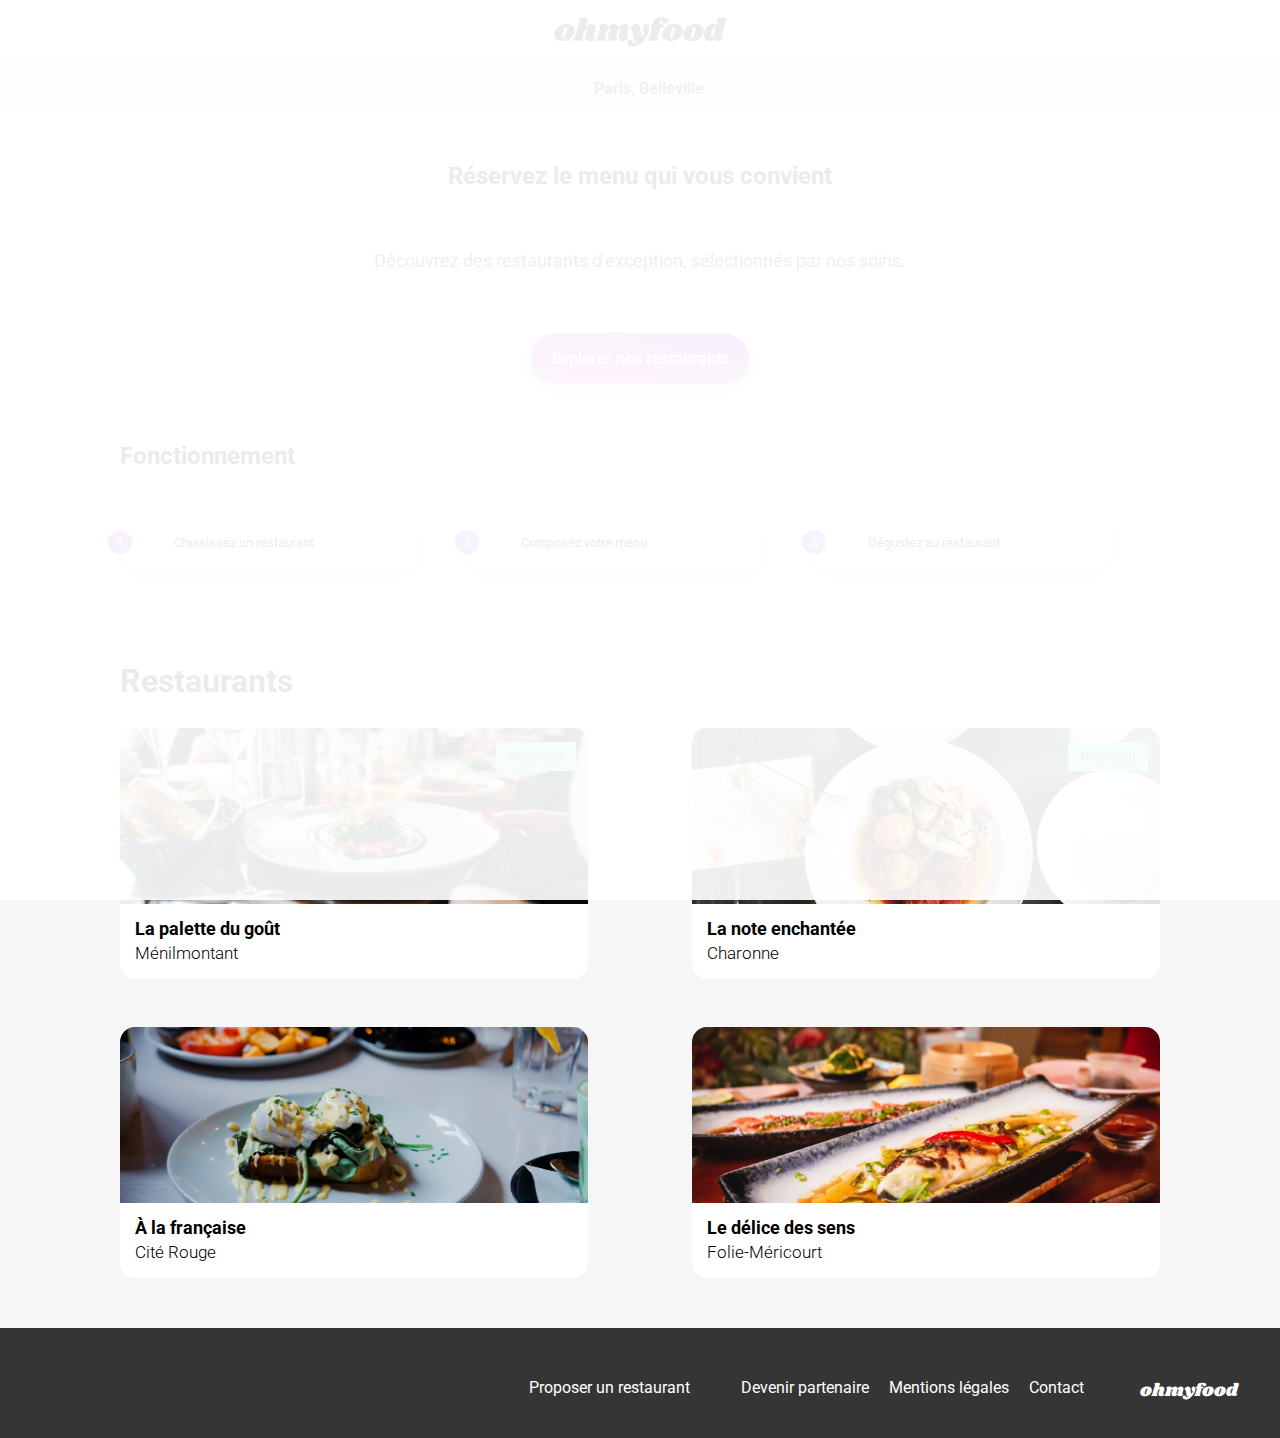
<file: index.html>
<!DOCTYPE html>
<html lang="fr">
  <head>
    <meta charset="UTF-8">
    <meta name="viewport" content="width=device-width, initial-scale=1.0">
    <link rel="stylesheet" href="style/style.css">
    <link rel="stylesheet" href="style/animation.css">
    <link rel="preconnect" href="https://fonts.googleapis.com">
    <link rel="preconnect" href="https://fonts.gstatic.com" crossorigin>
    <link
      href="https://fonts.googleapis.com/css2?family=Roboto:ital,wght@0,100;0,300;0,400;0,500;0,700;0,900;1,100;1,300;1,400;1,500;1,700;1,900&family=Shrikhand&display=swap"
      rel="stylesheet">
    <link
      rel="stylesheet"
      href="https://cdnjs.cloudflare.com/ajax/libs/font-awesome/6.2.1/css/all.min.css"
      integrity="sha512-MV7K8+y+gLIBoVD59lQIYicR65iaqukzvf/nwasF0nqhPay5w/9lJmVM2hMDcnK1OnMGCdVK+iQrJ7lzPJQd1w=="
      crossorigin="anonymous"
      referrerpolicy="no-referrer">
    <title>Ohmyfood</title>
  </head>
  <body class="homepage_body">
    <header class="header">
      <nav class="navbar">
        <img
          class="nav__logo"
          src="ImagesettextesOhmyfood-2/images/logo/ohmyfood@2x.svg"
          alt="logo_ohmyfood">
      </nav>
    </header>
    <div class="loader__container">
      <i class="fa-solid fa-2xl fa-utensils fa-spin loader__icon"></i>
    </div>
    <div class="location">
      <a href="#"><i class="fa-solid fa-location-dot"></i>Paris, Belleville</a>
    </div>
    <section class="discover">
      <h2 class="discover__title">Réservez le menu qui vous convient</h2>
      <p class="discover__p">
        Découvrez des restaurants d’exception, sélectionnés par nos soins.
      </p>
      <a href="#restaurant_id" class="discover__btn">Explorer nos restaurants</a>
    </section>
    <section class="functioning">
      <h2 class="functioning__title">Fonctionnement</h2>
      <br>
      <div class="card__container">
        <div class="functioning__card">
          <p class="functioning__card--number">1</p>
          <i
            class="fa-solid fa-mobile-screen-button functioning__card--icon"
          ></i>
          <p class="functioning__card--p">Choisissez un restaurant</p>
        </div>
        <div class="functioning__card">
          <p class="functioning__card--number">2</p>
          <i class="fa-solid fa-list-ul functioning__card--icon"></i>
          <p class="functioning__card--p">Composez votre menu</p>
        </div>
        <div class="functioning__card">
          <p class="functioning__card--number">3</p>
          <i class="fa-solid fa-store functioning__card--icon"></i>
          <p class="functioning__card--p">Dégustez au restaurant</p>
        </div>
      </div>
    </section>
    <section id="restaurant_id" class="restaurants">
      <h1>Restaurants</h1>
      <div class="restaurants__card--container">
        <a href="paletteDuGout.html">
          <div class="restaurants__card">
            <img
              class="restaurants__card--img"
              src="ImagesettextesOhmyfood-2/images/restaurants/jay-wennington-N_Y88TWmGwA-unsplash.jpg"
              alt="restaurant palette du gout">
            <div class="restaurants__card--lowersection">
              <div class="restaurants__card--text">
                <p class="restaurants__card--name">La palette du goût</p>
                <p class="restaurants__card--location">Ménilmontant</p>
              </div>
              <div class="restaurants__card--like like__container">
                <i class="fa-regular fa-heart fa-xl empty-heart"></i>
                <i class="fa-solid fa-heart fa-xl full-heart"></i>
              </div>
            </div>
            <p class="restaurants__card--alert">Nouveau</p>
          </div>
        </a>
        <a href="laNoteEnchantée.html">
          <div class="restaurants__card">
            <img
              class="restaurants__card--img"
              src="ImagesettextesOhmyfood-2/images/restaurants/stil-u2Lp8tXIcjw-unsplash.jpg"
              alt="restaurant note enchnatée">
            <div class="restaurants__card--lowersection">
              <div class="restaurants__card--text">
                <p class="restaurants__card--name">La note enchantée</p>
                <p class="restaurants__card--location">Charonne</p>
              </div>
              <div class="restaurants__card--like like__container">
                <i class="fa-regular fa-heart fa-xl empty-heart"></i>
                <i class="fa-solid fa-heart fa-xl full-heart"></i>
              </div>
            </div>
            <p class="restaurants__card--alert">Nouveau</p>
          </div>
        </a>
        <a href="aLaFrancaise.html">
          <div class="restaurants__card">
            <img
              class="restaurants__card--img"
              src="ImagesettextesOhmyfood-2/images/restaurants/toa-heftiba-DQKerTsQwi0-unsplash.jpg"
              alt="restaurant à la française">
            <div class="restaurants__card--lowersection">
              <div class="restaurants__card--text">
                <p class="restaurants__card--name">À la française</p>
                <p class="restaurants__card--location">Cité Rouge</p>
              </div>
              <div class="restaurants__card--like like__container">
                <i class="fa-regular fa-heart fa-xl empty-heart"></i>
                <i class="fa-solid fa-heart fa-xl full-heart"></i>
              </div>
            </div>
          </div>
        </a>
        <a href="leDeliceDesSens.html">
          <div class="restaurants__card">
            <img
              class="restaurants__card--img"
              src="ImagesettextesOhmyfood-2/images/restaurants/louis-hansel-shotsoflouis-qNBGVyOCY8Q-unsplash.jpg"
              alt="restaurant delice du sens">
            <div class="restaurants__card--lowersection">
              <div class="restaurants__card--text">
                <p class="restaurants__card--name">Le délice des sens</p>
                <p class="restaurants__card--location">Folie-Méricourt</p>
              </div>
              <div class="restaurants__card--like like__container">
                <i class="fa-regular fa-heart fa-xl empty-heart"></i>
                <i class="fa-solid fa-heart fa-xl full-heart"></i>
              </div>
            </div>
          </div>
        </a>
      </div>
    </section>
    <footer class="footer">
      <a class="footer__logo" href="#"> ohmyfood </a>
      <div>
        <a class="footer__link" href="#"
          ><i class="fa-solid fa-utensils" style="color: #ffffff"></i>Proposer
          un restaurant</a
        >
        <a class="footer__link" href="#"
          ><i class="fa-solid fa-handshake-angle" style="color: #ffffff"></i
          >Devenir partenaire</a
        >
        <a class="footer__link" href="#">Mentions légales</a>
        <a class="footer__link" href="mailto:contact@ohmyfood.com">Contact</a>
      </div>
    </footer>
  </body>
</html>
</file>
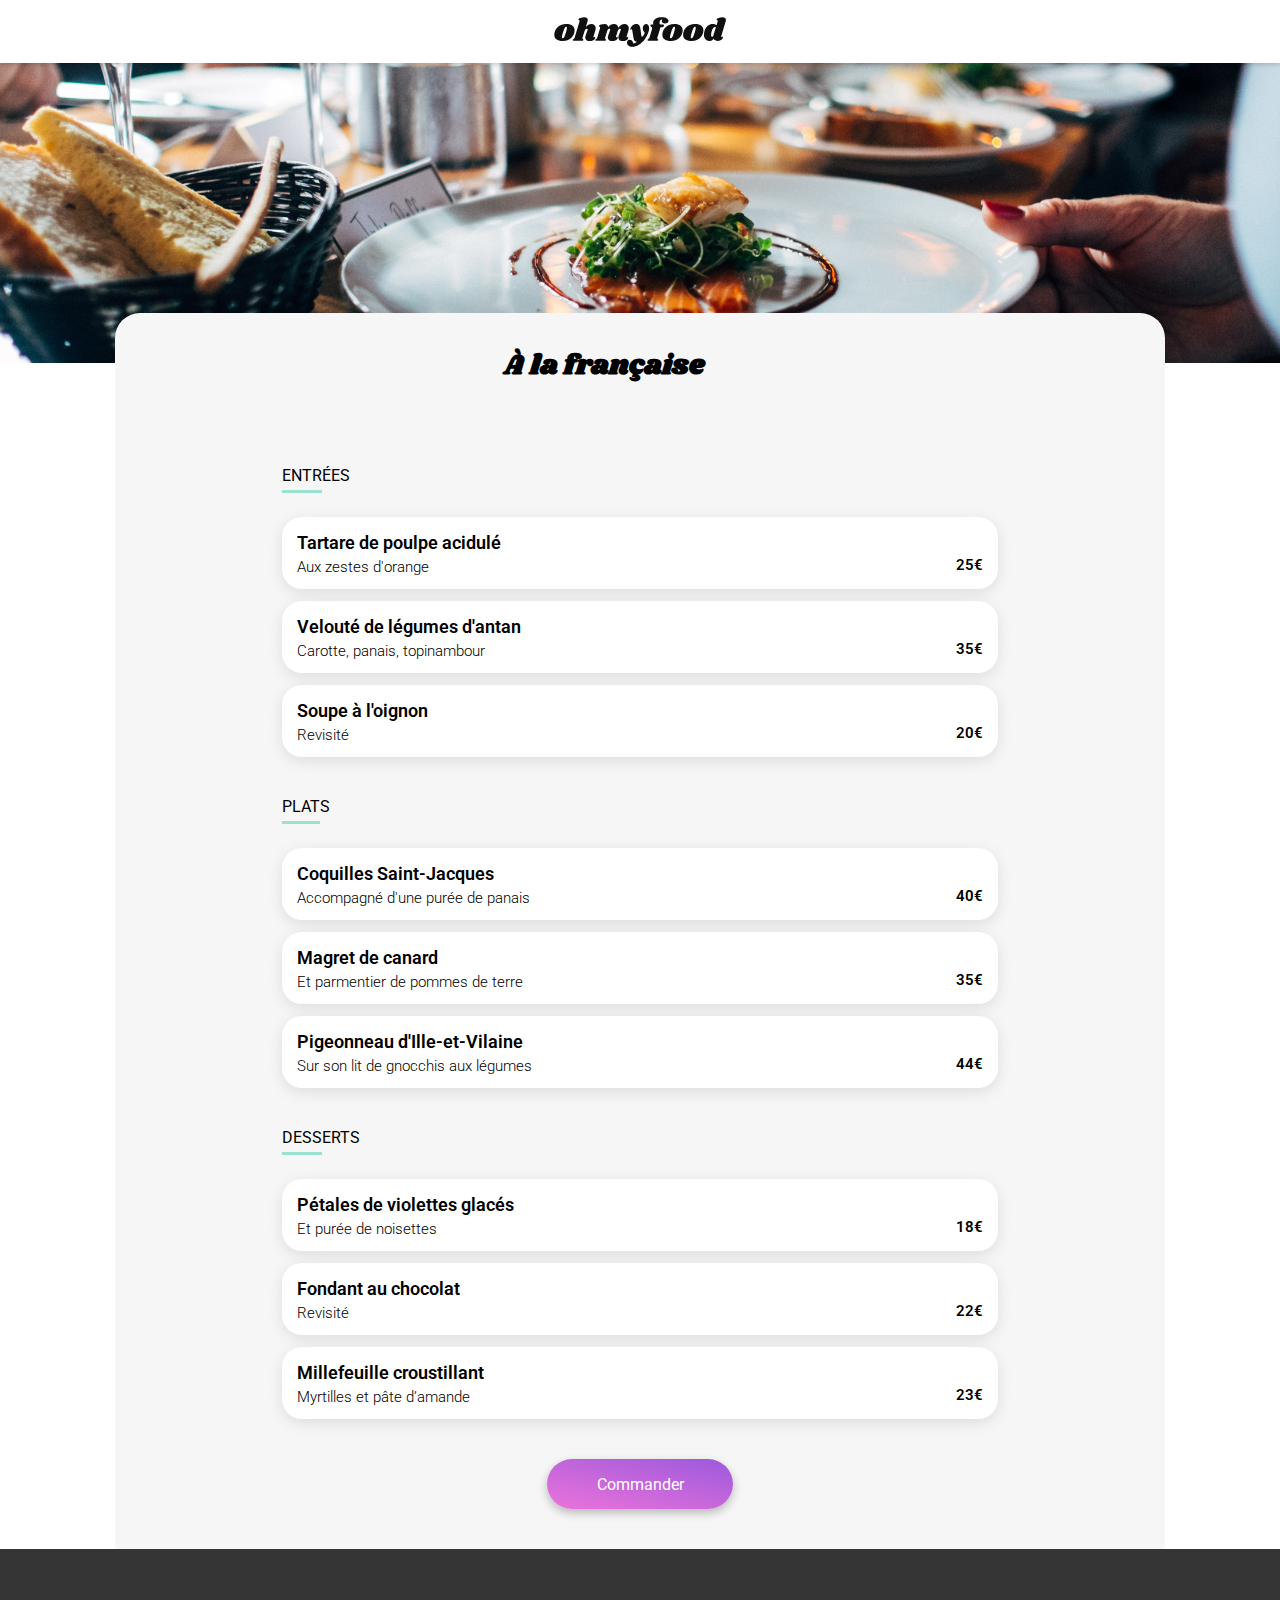
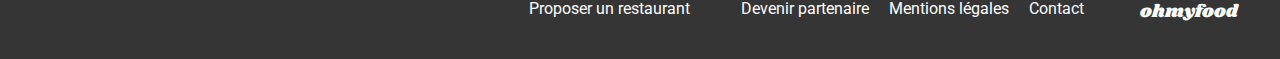
<file: aLaFrancaise.html>
<!DOCTYPE html>
<html lang="fr">
  <head>
    <meta charset="UTF-8">
    <meta name="viewport" content="width=device-width, initial-scale=1.0">
    <link rel="stylesheet" href="style/style.css">
    <link rel="stylesheet" href="style/animation.css">
    <link rel="preconnect" href="https://fonts.googleapis.com">
    <link rel="preconnect" href="https://fonts.gstatic.com" crossorigin>
    <link
      href="https://fonts.googleapis.com/css2?family=Roboto:ital,wght@0,100;0,300;0,400;0,500;0,700;0,900;1,100;1,300;1,400;1,500;1,700;1,900&family=Shrikhand&display=swap"
      rel="stylesheet">
    <link
      rel="stylesheet"
      href="https://cdnjs.cloudflare.com/ajax/libs/font-awesome/6.2.1/css/all.min.css"
      integrity="sha512-MV7K8+y+gLIBoVD59lQIYicR65iaqukzvf/nwasF0nqhPay5w/9lJmVM2hMDcnK1OnMGCdVK+iQrJ7lzPJQd1w=="
      crossorigin="anonymous"
      referrerpolicy="no-referrer">
    <title>Ohmyfood</title>
  </head>
  <body>
    <header class="header">
      <nav class="navbar">
        <a class="navbar__link" href="index.html">
          <i class="fa-solid fa-arrow-left nav__arrow"></i>
        </a>
        <img
          class="nav__logo"
          src="ImagesettextesOhmyfood-2/images/logo/ohmyfood@2x.svg"
          alt="logo_ohmyfood">
      </nav>
    </header>
    <div class="background">
      <img
        class="background__image"
        src="ImagesettextesOhmyfood-2/images/restaurants/jay-wennington-N_Y88TWmGwA-unsplash.jpg"
        alt="restaurant à la française">
    </div>
    <section class="menu">
      <div class="menu__header">
        <h1 class="menu__title">À la française</h1>
        <div class="menu__like like__container">
          <i class="fa-regular fa-heart empty-heart"></i>
          <i class="fa-solid fa-heart full-heart"></i>
        </div>
      </div>
      <div class="menu__list">
        <div class="menu__list--dishes starters">
          <div>
            <p class="menu__list--type"><span>ENTR</span>ÉES</p>
          </div>

          <article class="card__container">
            <div class="menu__list--card">
              <div>
                <h2 class="card__title">Tartare de poulpe acidulé</h2>
                <p class="card__description">Aux zestes d'orange</p>
              </div>
              <div class="card__rightside">
                <p class="card__price">25€</p>
                <i class="fa-solid fa-circle-check fa-xl check-logo"></i></div>
            </div>
          </article>
          <article class="card__container">
            <div class="menu__list--card">
              <div class="card__leftside">
                <h2 class="card__title">Velouté de légumes d'antan</h2>
                <p class="card__description">Carotte, panais, topinambour</p>
              </div>
              <div class="card__rightside">
                <p class="card__price">35€</p>
                <i class="fa-solid fa-circle-check fa-xl check-logo"></i></div>
            </div>
          </article>
          <article class="card__container">
            <div class="menu__list--card">
              <div class="card__leftside">
                <h2 class="card__title">Soupe à l'oignon</h2>
                <p class="card__description">Revisité</p>
              </div>
              <div class="card__rightside">
                <p class="card__price">20€</p>
                <i class="fa-solid fa-circle-check fa-xl check-logo"></i>
              </div>
            </div>
          </article>
        </div>
        <div class="menu__list--dishes main__course">
          <p class="menu__list--type"><span>PLAT</span>S</p>
          <article class="card__container">
            <div class="menu__list--card">
              <div class="card__leftside">
                <h2 class="card__title">Coquilles Saint-Jacques</h2>
                <p class="card__description">
                  Accompagné d'une purée de panais
                </p>
              </div>
              <div class="card__rightside">
                <p class="card__price">40€</p>
                <i class="fa-solid fa-circle-check fa-xl check-logo"></i>
              </div>
            </div>
          </article>
          
          <article class="card__container">
            <div class="menu__list--card">
              <div class="card__leftside">
                <h2 class="card__title">Magret de canard</h2>
                <p class="card__description">
                  Et parmentier de pommes de terre
                </p>
              </div>
              <div class="card__rightside">
                <p class="card__price">35€</p>
                <i class="fa-solid fa-circle-check fa-xl check-logo"></i>
              </div>
            </div>
          </article>
          <article class="card__container">
            <div class="menu__list--card">
              <div class="card__leftside">
                <h2 class="card__title">Pigeonneau d'Ille-et-Vilaine</h2>
                <p class="card__description">
                  Sur son lit de gnocchis aux légumes
                </p>
              </div>
              <div class="card__rightside">
                <p class="card__price">44€</p>
                <i class="fa-solid fa-circle-check fa-xl check-logo"></i>
              </div>
            </div>
          </article>
        </div>
        <div class="menu__list--dishes dessert">
          <p class="menu__list--type"><span>DESS</span>ERTS</p>
          <article class="card__container">
            <div class="menu__list--card">
              <div class="card__leftside">
                <h2 class="card__title">Pétales de violettes glacés</h2>
                <p class="card__description">
                  Et purée de noisettes
                </p>
              </div>
              <div class="card__rightside">
                <p class="card__price">18€</p>
                <i class="fa-solid fa-circle-check fa-xl check-logo"></i>
              </div>
            </div>
          </article>
          <article class="card__container">
            <div class="menu__list--card">
              <div class="card__leftside">
                <h2 class="card__title">Fondant au chocolat</h2>
                <p class="card__description">
                  Revisité
                </p>
              </div>
              <div class="card__rightside">
                <p class="card__price">22€</p>
                <i class="fa-solid fa-circle-check fa-xl check-logo"></i>
              </div>
            </div>
          </article>
          <article class="card__container">
            <div class="menu__list--card">
              <div class="card__leftside">
                <h2 class="card__title">Millefeuille croustillant</h2>
                <p class="card__description">
                    Myrtilles et pâte d’amande
                </p>
              </div>
              <div class="card__rightside">
                <p class="card__price">23€</p>
                <i class="fa-solid fa-circle-check fa-xl check-logo"></i>
              </div>
            </div>
          </article>
        </div>
      </div>
      <div class="order">
        <a class="order__button" href="#">Commander</a>
      </div>
    </section>
    <footer class="footer">
      <a class="footer__logo" href="#"> ohmyfood </a>
      <div>
        <a class="footer__link" href="#"
          ><i class="fa-solid fa-utensils" style="color: #ffffff"></i>Proposer
          un restaurant</a
        >
        <a class="footer__link" href="#"
          ><i class="fa-solid fa-handshake-angle" style="color: #ffffff"></i
          >Devenir partenaire</a
        >
        <a class="footer__link" href="#">Mentions légales</a>
        <a class="footer__link" href="mailto:contact@ohmyfood.com">Contact</a>
      </div>
    </footer>
  </body>
</html>
</file>
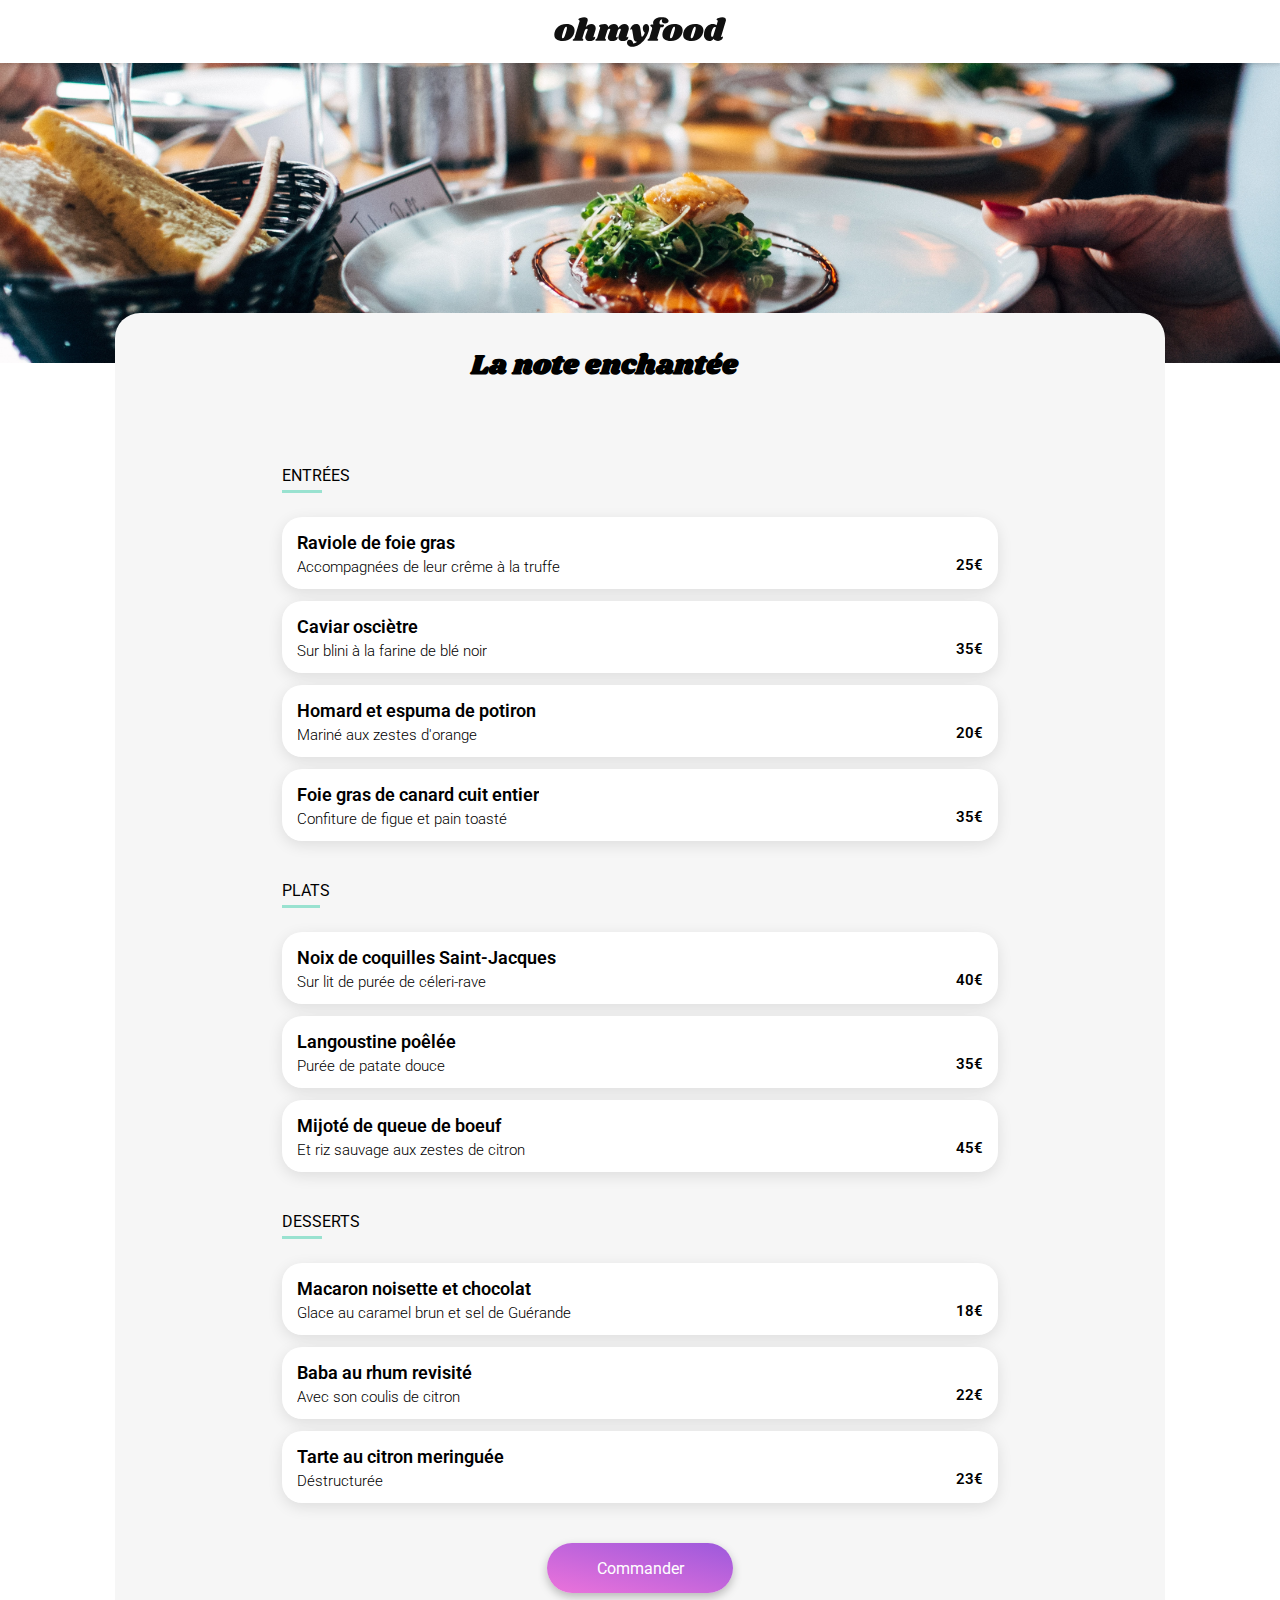
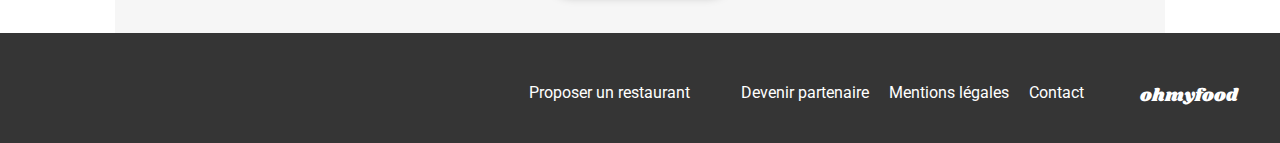
<file: laNoteEnchantée.html>
<!DOCTYPE html>
<html lang="fr">
  <head>
    <meta charset="UTF-8">
    <meta name="viewport" content="width=device-width, initial-scale=1.0">
    <link rel="stylesheet" href="style/style.css">
    <link rel="stylesheet" href="style/animation.css">
    <link rel="preconnect" href="https://fonts.googleapis.com">
    <link rel="preconnect" href="https://fonts.gstatic.com" crossorigin>
    <link
      href="https://fonts.googleapis.com/css2?family=Roboto:ital,wght@0,100;0,300;0,400;0,500;0,700;0,900;1,100;1,300;1,400;1,500;1,700;1,900&family=Shrikhand&display=swap"
      rel="stylesheet">
    <link
      rel="stylesheet"
      href="https://cdnjs.cloudflare.com/ajax/libs/font-awesome/6.2.1/css/all.min.css"
      integrity="sha512-MV7K8+y+gLIBoVD59lQIYicR65iaqukzvf/nwasF0nqhPay5w/9lJmVM2hMDcnK1OnMGCdVK+iQrJ7lzPJQd1w=="
      crossorigin="anonymous"
      referrerpolicy="no-referrer">
    <title>Ohmyfood</title>
  </head>
  <body>
    <header class="header">
      <nav class="navbar">
        <a class="navbar__link" href="index.html">
          <i class="fa-solid fa-arrow-left nav__arrow"></i>
        </a>
        <img
          class="nav__logo"
          src="ImagesettextesOhmyfood-2/images/logo/ohmyfood@2x.svg"
          alt="logo_ohmyfood">
      </nav>
    </header>
    <div class="background">
      <img
        class="background__image"
        src="ImagesettextesOhmyfood-2/images/restaurants/jay-wennington-N_Y88TWmGwA-unsplash.jpg"
        alt="restaurant la note enchantée">
    </div>
    <section class="menu">
      <div class="menu__header">
        <h1 class="menu__title">La note enchantée</h1>
        <div class="menu__like like__container">
          <i class="fa-regular fa-heart empty-heart"></i>
          <i class="fa-solid fa-heart full-heart"></i>
        </div>
      </div>
      <div class="menu__list">
        <div class="menu__list--dishes starters">
          <div>
            <p class="menu__list--type"><span>ENTR</span>ÉES</p>
          </div>

          <article class="card__container">
            <div class="menu__list--card">
              <div class="card__leftside">
                <h2 class="card__title">Raviole de foie gras</h2>
                <p class="card__description">
                  Accompagnées de leur crême à la truffe
                </p>
              </div>
              <div class="card__rightside">
                <p class="card__price">25€</p>
                <i class="fa-solid fa-circle-check fa-xl check-logo"></i>
              </div>
            </div>
          </article>
          <article class="card__container">
            <div class="menu__list--card">
              <div class="card__leftside">
                <h2 class="card__title">Caviar osciètre</h2>
                <p class="card__description">
                  Sur blini à la farine de blé noir
                </p>
              </div>
              <div class="card__rightside">
                <p class="card__price">35€</p>
                <i class="fa-solid fa-circle-check fa-xl check-logo"></i>
              </div>
            </div>
          </article>
          <article class="card__container">
            <div class="menu__list--card">
              <div class="card__leftside">
                <h2 class="card__title">Homard et espuma de potiron</h2>
                <p class="card__description">Mariné aux zestes d'orange</p>
              </div>
              <div class="card__rightside">
                <p class="card__price">20€</p>
                <i class="fa-solid fa-circle-check fa-xl check-logo"></i>
              </div>
            </div>
          </article>
          <article class="card__container">
            <div class="menu__list--card">
              <div class="card__leftside">
                <h2 class="card__title">Foie gras de canard cuit entier</h2>
                <p class="card__description">
                  Confiture de figue et pain toasté
                </p>
              </div>
              <div class="card__rightside">
                <p class="card__price">35€</p>
                <i class="fa-solid fa-circle-check fa-xl check-logo"></i>
              </div>
            </div>
          </article>
        </div>
        <div class="menu__list--dishes main__course">
          <p class="menu__list--type"><span>PLAT</span>S</p>
          <article class="card__container">
            <div class="menu__list--card">
              <div class="card__leftside">
                <h2 class="card__title">Noix de coquilles Saint-Jacques</h2>
                <p class="card__description">Sur lit de purée de céleri-rave</p>
              </div>
              <div class="card__rightside">
                <p class="card__price">40€</p>
                <i class="fa-solid fa-circle-check fa-xl check-logo"></i>
              </div>
            </div>
          </article>

          <article class="card__container">
            <div class="menu__list--card">
              <div class="card__leftside">
                <h2 class="card__title">Langoustine poêlée</h2>
                <p class="card__description">Purée de patate douce</p>
              </div>
              <div class="card__rightside">
                <p class="card__price">35€</p>
                <i class="fa-solid fa-circle-check fa-xl check-logo"></i>
              </div>
            </div>
          </article>
          <article class="card__container">
            <div class="menu__list--card">
              <div class="card__leftside">
                <h2 class="card__title">Mijoté de queue de boeuf</h2>
                <p class="card__description">
                  Et riz sauvage aux zestes de citron
                </p>
              </div>
              <div class="card__rightside">
                <p class="card__price">45€</p>
                <i class="fa-solid fa-circle-check fa-xl check-logo"></i>
              </div>
            </div>
          </article>
        </div>
        <div class="menu__list--dishes dessert">
          <p class="menu__list--type"><span>DESS</span>ERTS</p>
          <article class="card__container">
            <div class="menu__list--card">
              <div class="card__leftside">
                <h2 class="card__title">Macaron noisette et chocolat</h2>
                <p class="card__description">
                  Glace au caramel brun et sel de Guérande
                </p>
              </div>
              <div class="card__rightside">
                <p class="card__price">18€</p>
                <i class="fa-solid fa-circle-check fa-xl check-logo"></i>
              </div>
            </div>
          </article>
          <article class="card__container">
            <div class="menu__list--card">
              <div class="card__leftside">
                <h2 class="card__title">Baba au rhum revisité</h2>
                <p class="card__description">Avec son coulis de citron</p>
              </div>
              <div class="card__rightside">
                <p class="card__price">22€</p>
                <i class="fa-solid fa-circle-check fa-xl check-logo"></i>
              </div>
            </div>
          </article>
          <article class="card__container">
            <div class="menu__list--card">
              <div class="card__leftside">
                <h2 class="card__title">Tarte au citron meringuée</h2>
                <p class="card__description">Déstructurée</p>
              </div>
              <div class="card__rightside">
                <p class="card__price">23€</p>
                <i class="fa-solid fa-circle-check fa-xl check-logo"></i>
              </div>
            </div>
          </article>
        </div>
      </div>
      <div class="order">
        <a class="order__button" href="#">Commander</a>
      </div>
    </section>
    <footer class="footer">
      <a class="footer__logo" href="#"> ohmyfood </a>
      <div>
        <a class="footer__link" href="#"
          ><i class="fa-solid fa-utensils" style="color: #ffffff"></i>Proposer
          un restaurant</a
        >
        <a class="footer__link" href="#"
          ><i class="fa-solid fa-handshake-angle" style="color: #ffffff"></i
          >Devenir partenaire</a
        >
        <a class="footer__link" href="#">Mentions légales</a>
        <a class="footer__link" href="mailto:contact@ohmyfood.com">Contact</a>
      </div>
    </footer>
  </body>
</html>
</file>
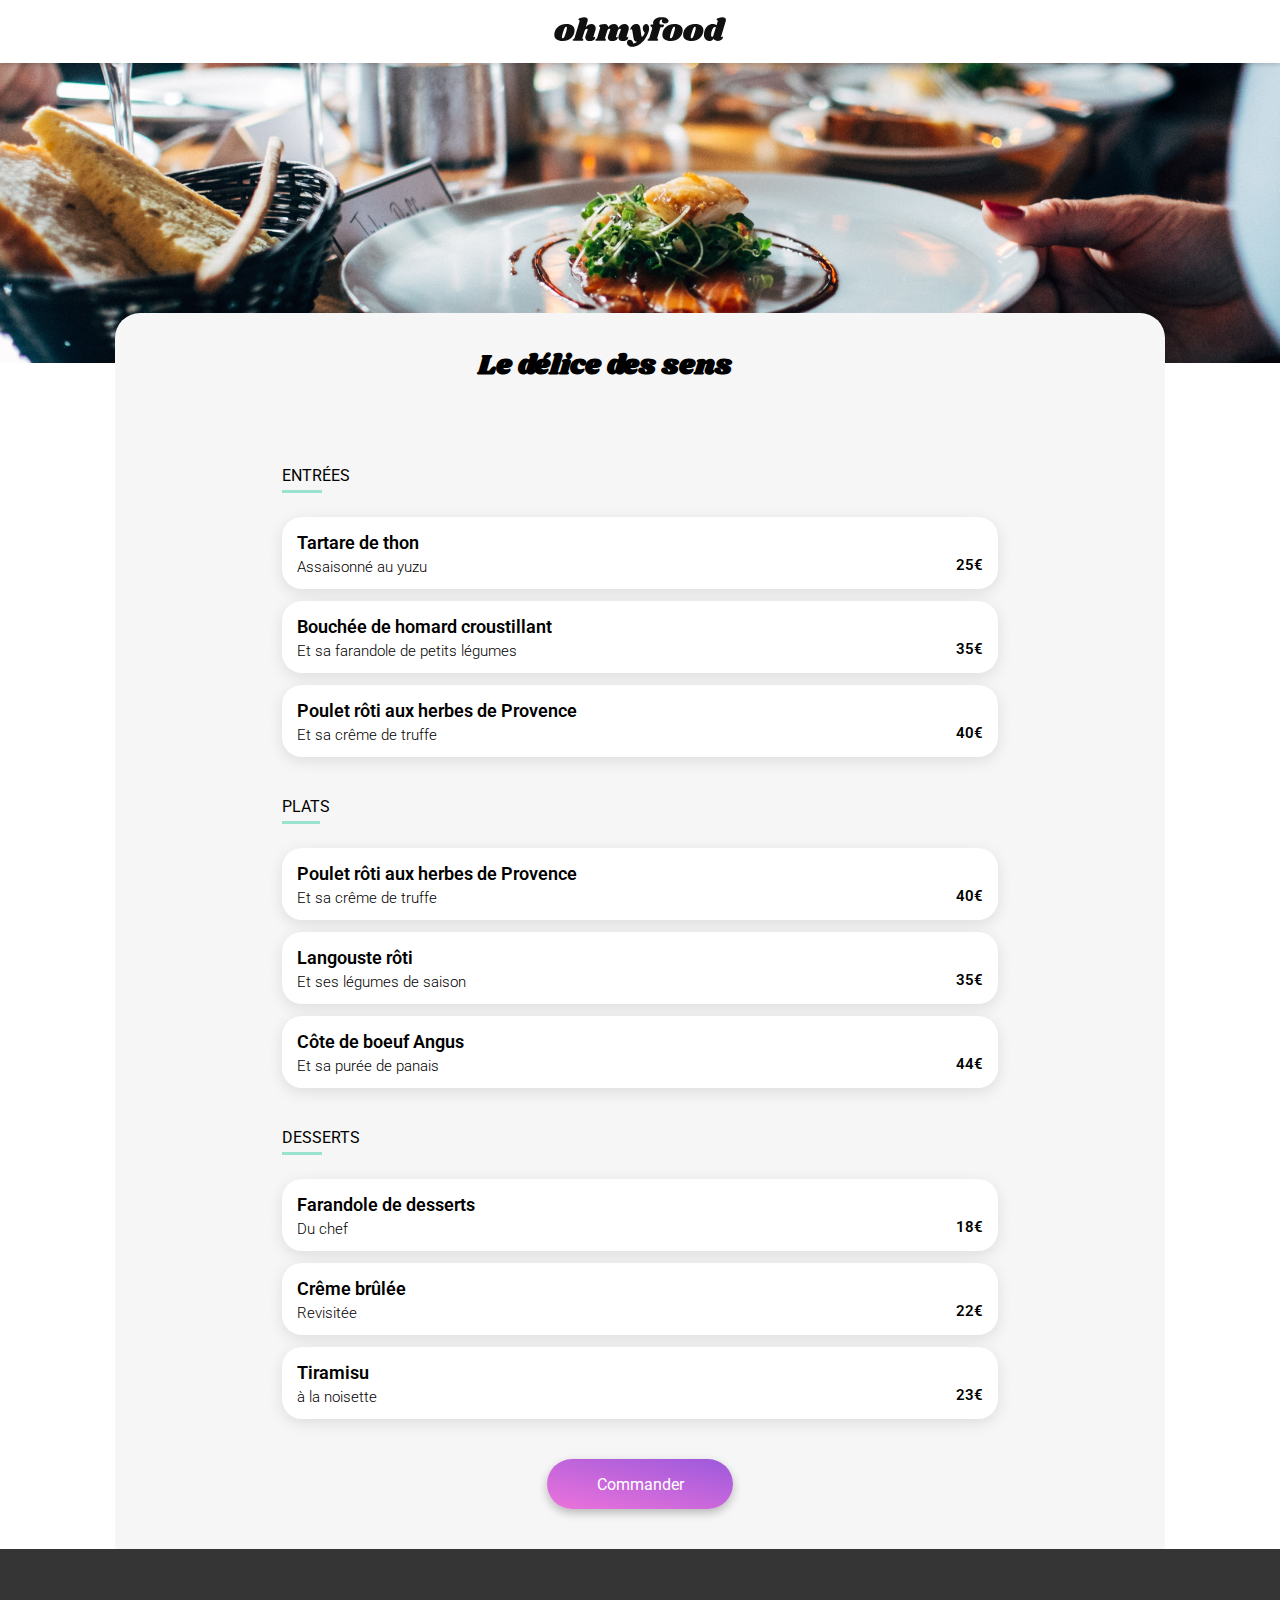
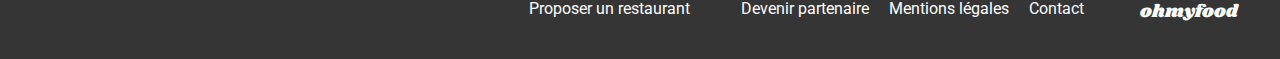
<file: leDeliceDesSens.html>
<!DOCTYPE html>
<html lang="fr">
  <head>
    <meta charset="UTF-8">
    <meta name="viewport" content="width=device-width, initial-scale=1.0">
    <link rel="stylesheet" href="style/style.css">
    <link rel="stylesheet" href="style/animation.css">
    <link rel="preconnect" href="https://fonts.googleapis.com">
    <link rel="preconnect" href="https://fonts.gstatic.com" crossorigin>
    <link
      href="https://fonts.googleapis.com/css2?family=Roboto:ital,wght@0,100;0,300;0,400;0,500;0,700;0,900;1,100;1,300;1,400;1,500;1,700;1,900&family=Shrikhand&display=swap"
      rel="stylesheet">
    <link
      rel="stylesheet"
      href="https://cdnjs.cloudflare.com/ajax/libs/font-awesome/6.2.1/css/all.min.css"
      integrity="sha512-MV7K8+y+gLIBoVD59lQIYicR65iaqukzvf/nwasF0nqhPay5w/9lJmVM2hMDcnK1OnMGCdVK+iQrJ7lzPJQd1w=="
      crossorigin="anonymous"
      referrerpolicy="no-referrer">
    <title>Ohmyfood</title>
  </head>
  <body>
    <header class="header">
      <nav class="navbar">
        <a class="navbar__link" href="index.html">
          <i class="fa-solid fa-arrow-left nav__arrow"></i>
        </a>
        <img
          class="nav__logo"
          src="ImagesettextesOhmyfood-2/images/logo/ohmyfood@2x.svg"
          alt="logo_ohmyfood">
      </nav>
    </header>
    <div class="background">
      <img
        class="background__image"
        src="ImagesettextesOhmyfood-2/images/restaurants/jay-wennington-N_Y88TWmGwA-unsplash.jpg"
        alt="restaurant delice des sens">
    </div>
    <section class="menu">
      <div class="menu__header">
        <h1 class="menu__title">Le délice des sens</h1>
        <div class="menu__like like__container">
          <i class="fa-regular fa-heart empty-heart"></i>
          <i class="fa-solid fa-heart full-heart"></i>
        </div>
      </div>
      <div class="menu__list">
        <div class="menu__list--dishes starters">
          <div>
            <p class="menu__list--type"><span>ENTR</span>ÉES</p>
          </div>

          <article class="card__container">
            <div class="menu__list--card">
              <div>
                <h2 class="card__title">Tartare de thon</h2>
                <p class="card__description">Assaisonné au yuzu</p>
              </div>
              <div class="card__rightside">
                <p class="card__price">25€</p>
                <i class="fa-solid fa-circle-check fa-xl check-logo"></i></div>
            </div>
          </article>
          <article class="card__container">
            <div class="menu__list--card">
              <div class="card__leftside">
                <h2 class="card__title">Bouchée de homard croustillant</h2>
                <p class="card__description">Et sa farandole de petits légumes</p>
              </div>
              <div class="card__rightside">
                <p class="card__price">35€</p>
                <i class="fa-solid fa-circle-check fa-xl check-logo"></i></div>
            </div>
          </article>
          <article class="card__container">
            <div class="menu__list--card">
              <div class="card__leftside">
                <h2 class="card__title">Poulet rôti aux herbes de Provence</h2>
                <p class="card__description">Et sa crême de truffe</p>
              </div>
              <div class="card__rightside">
                <p class="card__price">40€</p>
                <i class="fa-solid fa-circle-check fa-xl check-logo"></i>
              </div>
            </div>
          </article>
        </div>
        <div class="menu__list--dishes main__course">
          <p class="menu__list--type"><span>PLAT</span>S</p>
          <article class="card__container">
            <div class="menu__list--card">
              <div class="card__leftside">
                <h2 class="card__title">Poulet rôti aux herbes de Provence</h2>
                <p class="card__description">
                    Et sa crême de truffe
                </p>
              </div>
              <div class="card__rightside">
                <p class="card__price">40€</p>
                <i class="fa-solid fa-circle-check fa-xl check-logo"></i>
              </div>
            </div>
          </article>
          
          <article class="card__container">
            <div class="menu__list--card">
              <div class="card__leftside">
                <h2 class="card__title">Langouste rôti</h2>
                <p class="card__description">
                  Et ses légumes de saison
                </p>
              </div>
              <div class="card__rightside">
                <p class="card__price">35€</p>
                <i class="fa-solid fa-circle-check fa-xl check-logo"></i>
              </div>
            </div>
          </article>
          <article class="card__container">
            <div class="menu__list--card">
              <div class="card__leftside">
                <h2 class="card__title">Côte de boeuf Angus</h2>
                <p class="card__description">
                  Et sa purée de panais
                </p>
              </div>
              <div class="card__rightside">
                <p class="card__price">44€</p>
                <i class="fa-solid fa-circle-check fa-xl check-logo"></i>
              </div>
            </div>
          </article>
        </div>
        <div class="menu__list--dishes dessert">
          <p class="menu__list--type"><span>DESS</span>ERTS</p>
          <article class="card__container">
            <div class="menu__list--card">
              <div class="card__leftside">
                <h2 class="card__title">Farandole de desserts</h2>
                <p class="card__description">
                  Du chef
                </p>
              </div>
              <div class="card__rightside">
                <p class="card__price">18€</p>
                <i class="fa-solid fa-circle-check fa-xl check-logo"></i>
              </div>
            </div>
          </article>
          <article class="card__container">
            <div class="menu__list--card">
              <div class="card__leftside">
                <h2 class="card__title">Crême brûlée</h2>
                <p class="card__description">
                  Revisitée
                </p>
              </div>
              <div class="card__rightside">
                <p class="card__price">22€</p>
                <i class="fa-solid fa-circle-check fa-xl check-logo"></i>
              </div>
            </div>
          </article>
          <article class="card__container">
            <div class="menu__list--card">
              <div class="card__leftside">
                <h2 class="card__title">Tiramisu</h2>
                <p class="card__description">
                  à la noisette
                </p>
              </div>
              <div class="card__rightside">
                <p class="card__price">23€</p>
                <i class="fa-solid fa-circle-check fa-xl check-logo"></i>
              </div>
            </div>
          </article>
        </div>
      </div>
      <div class="order">
        <a class="order__button" href="#">Commander</a>
      </div>
    </section>
    <footer class="footer">
      <a class="footer__logo" href="#"> ohmyfood </a>
      <div>
        <a class="footer__link" href="#"
          ><i class="fa-solid fa-utensils" style="color: #ffffff"></i>Proposer
          un restaurant</a
        >
        <a class="footer__link" href="#"
          ><i class="fa-solid fa-handshake-angle" style="color: #ffffff"></i
          >Devenir partenaire</a
        >
        <a class="footer__link" href="#">Mentions légales</a>
        <a class="footer__link" href="mailto:contact@ohmyfood.com">Contact</a>
      </div>
    </footer>
  </body>
</html>
</file>
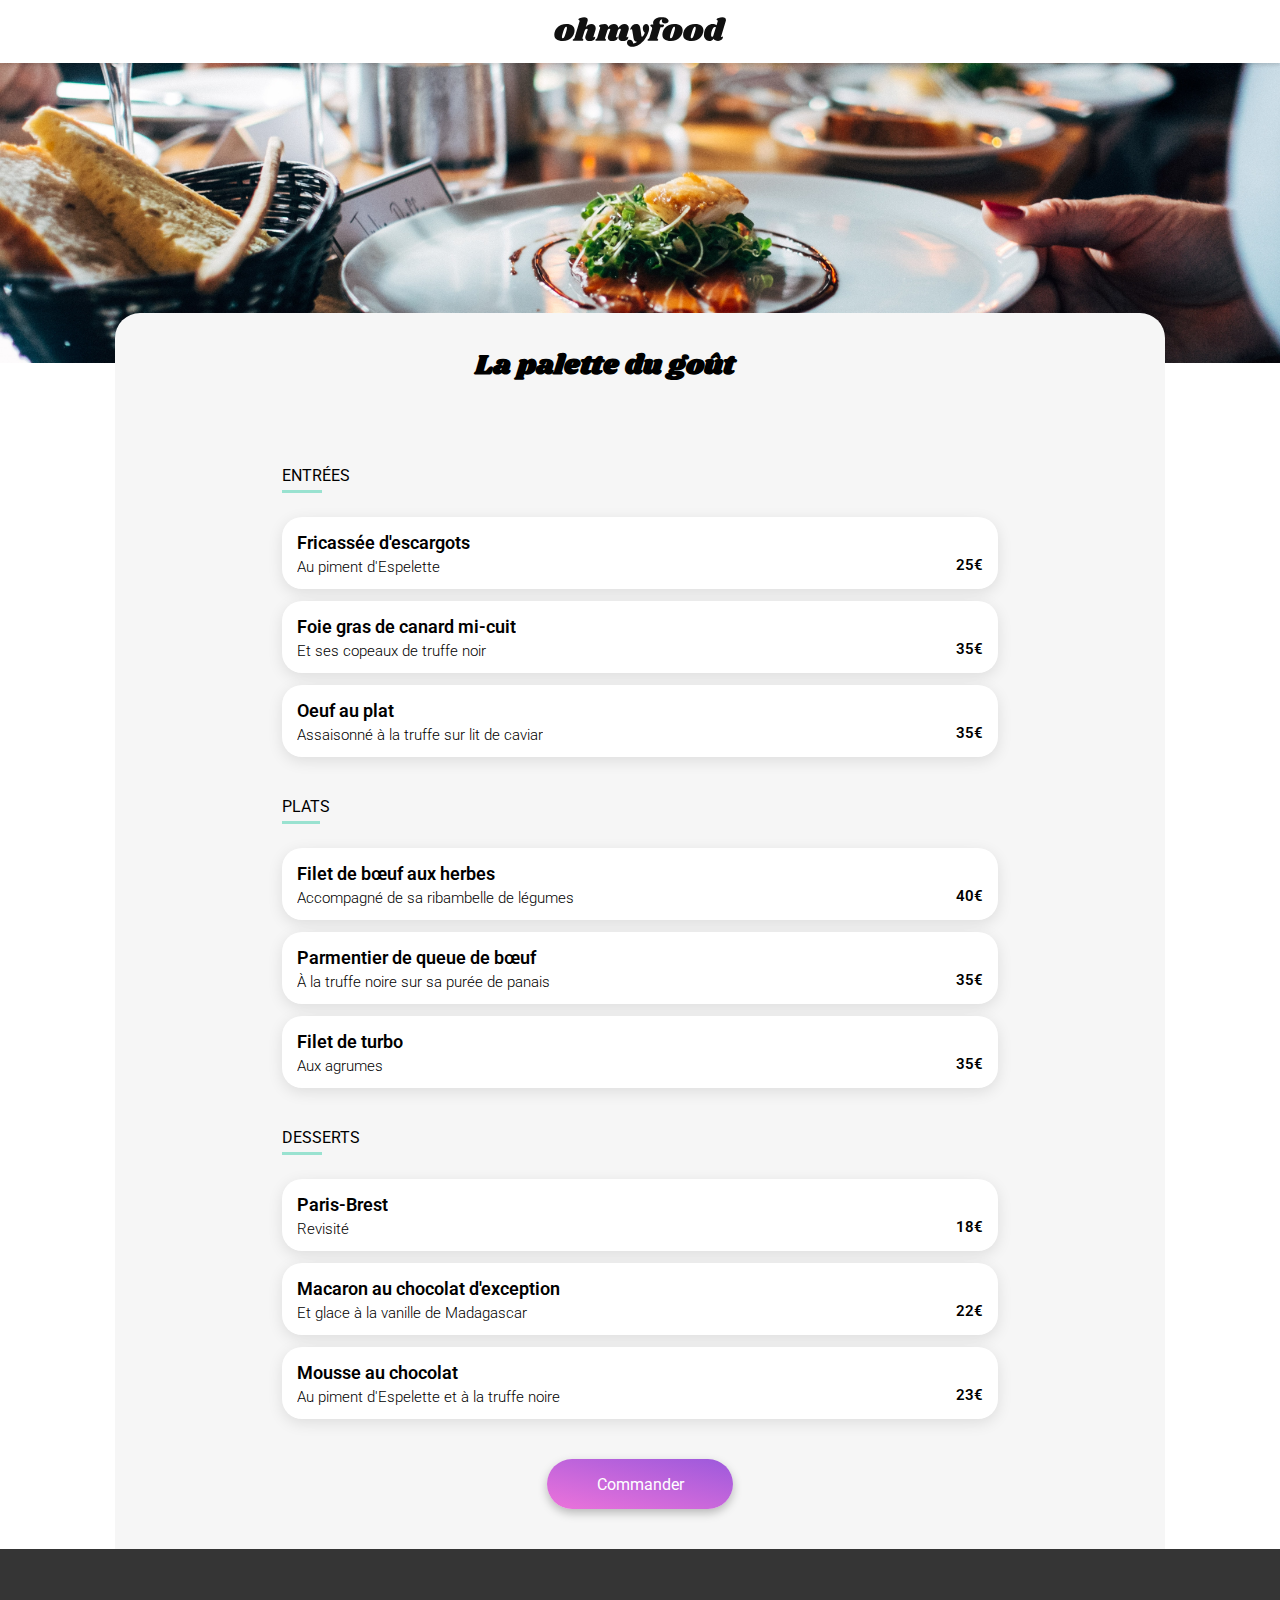
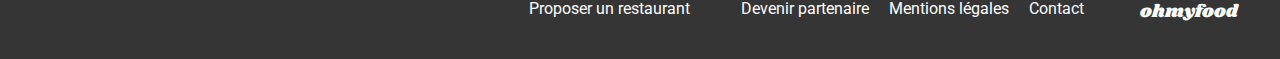
<file: paletteDuGout.html>
<!DOCTYPE html>
<html lang="fr">
  <head>
    <meta charset="UTF-8">
    <meta name="viewport" content="width=device-width, initial-scale=1.0">
    <link rel="stylesheet" href="style/style.css">
    <link rel="stylesheet" href="style/animation.css">
    <link rel="preconnect" href="https://fonts.googleapis.com">
    <link rel="preconnect" href="https://fonts.gstatic.com" crossorigin>
    <link
      href="https://fonts.googleapis.com/css2?family=Roboto:ital,wght@0,100;0,300;0,400;0,500;0,700;0,900;1,100;1,300;1,400;1,500;1,700;1,900&family=Shrikhand&display=swap"
      rel="stylesheet">
    <link
      rel="stylesheet"
      href="https://cdnjs.cloudflare.com/ajax/libs/font-awesome/6.2.1/css/all.min.css"
      integrity="sha512-MV7K8+y+gLIBoVD59lQIYicR65iaqukzvf/nwasF0nqhPay5w/9lJmVM2hMDcnK1OnMGCdVK+iQrJ7lzPJQd1w=="
      crossorigin="anonymous"
      referrerpolicy="no-referrer">
    <title>Ohmyfood</title>
  </head>
  <body>
    <header class="header">
      <nav class="navbar">
        <a class="navbar__link" href="index.html">
          <i class="fa-solid fa-arrow-left nav__arrow"></i>
        </a>
        <img
          class="nav__logo"
          src="ImagesettextesOhmyfood-2/images/logo/ohmyfood@2x.svg"
          alt="logo_ohmyfood">
      </nav>
    </header>
    <div class="background">
      <img
        class="background__image"
        src="ImagesettextesOhmyfood-2/images/restaurants/jay-wennington-N_Y88TWmGwA-unsplash.jpg"
        alt="restaurant palette du gout">
    </div>
    <section class="menu">
      <div class="menu__header">
        <h1 class="menu__title">La palette du goût</h1>
        <div class="menu__like like__container">
          <i class="fa-regular fa-heart empty-heart"></i>
          <i class="fa-solid fa-heart full-heart"></i>
        </div>
      </div>
      <div class="menu__list">
        <div class="menu__list--dishes starters">
          <div>
            <p class="menu__list--type"><span>ENTR</span>ÉES</p>
          </div>

          <article class="card__container">
            <div class="menu__list--card">
              <div>
                <h2 class="card__title">Fricassée d'escargots</h2>
                <p class="card__description">Au piment d'Espelette</p>
              </div>
              <div class="card__rightside">
                <p class="card__price">25€</p>
                <i class="fa-solid fa-circle-check fa-xl check-logo"></i></div>
            </div>
          </article>
          <article class="card__container">
            <div class="menu__list--card">
              <div class="card__leftside">
                <h2 class="card__title">Foie gras de canard mi-cuit</h2>
                <p class="card__description">Et ses copeaux de truffe noir</p>
              </div>
              <div class="card__rightside">
                <p class="card__price">35€</p>
                <i class="fa-solid fa-circle-check fa-xl check-logo"></i></div>
            </div>
          </article>
          <article class="card__container">
            <div class="menu__list--card">
              <div class="card__leftside">
                <h2 class="card__title">Oeuf au plat</h2>
                <p class="card__description">Assaisonné à la truffe sur lit de caviar</p>
              </div>
              <div class="card__rightside">
                <p class="card__price">35€</p>
                <i class="fa-solid fa-circle-check fa-xl check-logo"></i>
              </div>
            </div>
          </article>
        </div>
        <div class="menu__list--dishes main__course">
          <p class="menu__list--type"><span>PLAT</span>S</p>
          <article class="card__container">
            <div class="menu__list--card">
              <div class="card__leftside">
                <h2 class="card__title">Filet de bœuf aux herbes</h2>
                <p class="card__description">
                  Accompagné de sa ribambelle de légumes
                </p>
              </div>
              <div class="card__rightside">
                <p class="card__price">40€</p>
                <i class="fa-solid fa-circle-check fa-xl check-logo"></i>
              </div>
            </div>
          </article>
          
          <article class="card__container">
            <div class="menu__list--card">
              <div class="card__leftside">
                <h2 class="card__title">Parmentier de queue de bœuf</h2>
                <p class="card__description">
                  À la truffe noire sur sa purée de panais
                </p>
              </div>
              <div class="card__rightside">
                <p class="card__price">35€</p>
                <i class="fa-solid fa-circle-check fa-xl check-logo"></i>
              </div>
            </div>
          </article>
          <article class="card__container">
            <div class="menu__list--card">
              <div class="card__leftside">
                <h2 class="card__title">Filet de turbo</h2>
                <p class="card__description">
                  Aux agrumes
                </p>
              </div>
              <div class="card__rightside">
                <p class="card__price">35€</p>
                <i class="fa-solid fa-circle-check fa-xl check-logo"></i>
              </div>
            </div>
          </article>
        </div>
        <div class="menu__list--dishes dessert">
          <p class="menu__list--type"><span>DESS</span>ERTS</p>
          <article class="card__container">
            <div class="menu__list--card">
              <div class="card__leftside">
                <h2 class="card__title">Paris-Brest</h2>
                <p class="card__description">
                  Revisité
                </p>
              </div>
              <div class="card__rightside">
                <p class="card__price">18€</p>
                <i class="fa-solid fa-circle-check fa-xl check-logo"></i>
              </div>
            </div>
          </article>
          <article class="card__container">
            <div class="menu__list--card">
              <div class="card__leftside">
                <h2 class="card__title">Macaron au chocolat d'exception</h2>
                <p class="card__description">
                  Et glace à la vanille de Madagascar
                </p>
              </div>
              <div class="card__rightside">
                <p class="card__price">22€</p>
                <i class="fa-solid fa-circle-check fa-xl check-logo"></i>
              </div>
            </div>
          </article>
          <article class="card__container">
            <div class="menu__list--card">
              <div class="card__leftside">
                <h2 class="card__title">Mousse au chocolat</h2>
                <p class="card__description">
                  Au piment d'Espelette et à la truffe noire
                </p>
              </div>
              <div class="card__rightside">
                <p class="card__price">23€</p>
                <i class="fa-solid fa-circle-check fa-xl check-logo"></i>
              </div>
            </div>
          </article>
        </div>
      </div>
      <div class="order">
        <a class="order__button" href="#">Commander</a>
      </div>
    </section>
    <footer class="footer">
      <a class="footer__logo" href="#"> ohmyfood </a>
      <div>
        <a class="footer__link" href="#"
          ><i class="fa-solid fa-utensils" style="color: #ffffff"></i>Proposer
          un restaurant</a
        >
        <a class="footer__link" href="#"
          ><i class="fa-solid fa-handshake-angle" style="color: #ffffff"></i
          >Devenir partenaire</a
        >
        <a class="footer__link" href="#">Mentions légales</a>
        <a class="footer__link" href="mailto:contact@ohmyfood.com">Contact</a>
      </div>
    </footer>
  </body>
</html>
</file>
<file: style/style.css>
* {
  margin: 0;
  padding: 0;
  border: 0;
}
* a {
  text-decoration: none;
  color: inherit;
}
* ul,
* ol {
  list-style: none;
}
* img {
  display: block;
  max-width: 100%;
  height: auto;
}
* h1 {
  font-family: "Shrikhand", cursive;
}
* .full-heart {
  color: linear-gradient(193deg, #9356dc -11.44%, #ff79da 123.93%);
}

.navbar {
  display: flex;
  flex-direction: row;
  height: 63px;
  position: relative;
  box-shadow: 0px 2px 4px 0px rgba(0, 0, 0, 0.15);
}
.navbar .nav__logo {
  height: 30px;
  align-self: center;
  margin: auto;
}
.navbar .nav__arrow {
  align-self: center;
  position: absolute;
  margin-left: 17px;
}
.navbar .navbar__link {
  display: flex;
}

.loader__container {
  position: absolute;
  width: 100%;
  height: 100%;
  display: flex;
  justify-content: center;
  align-items: center;
  background-color: rgba(255, 255, 255, 0.9215686275);
  top: 0;
  left: 0;
  z-index: 10;
}
.loader__container .loader__icon {
  display: flex;
  justify-content: center;
  align-items: center;
  font-size: 80px;
  width: 100px;
  height: 100px;
}

.location {
  display: flex;
  flex-direction: row;
  height: 50px;
  justify-content: center;
  align-items: center;
  background-color: #eaeaea;
}
.location a {
  color: #353535;
  font-family: "Roboto", sans-serif;
  font-size: 16px;
  font-style: normal;
  font-weight: 500;
  line-height: normal;
}
.location i {
  margin-right: 17px;
}

.discover {
  display: flex;
  flex-direction: column;
  padding: 39px;
  background-color: #f6f6f6;
}
.discover .discover__title {
  width: 275px;
  height: 68px;
  color: #000;
  text-align: center;
  margin: 10px auto;
  font-family: Roboto;
  font-size: 24px;
  font-weight: bolder;
}
@media (min-width: 1024px) {
  .discover .discover__title {
    width: 540px;
  }
}
.discover .discover__p {
  width: 315px;
  height: 46px;
  color: #353535;
  text-align: center;
  font-family: Roboto;
  font-size: 18px;
  margin: 10px auto;
}
@media (min-width: 1024px) {
  .discover .discover__p {
    width: 540px;
  }
}
.discover .discover__btn {
  width: 218px;
  height: 50px;
  border-radius: 25px;
  margin-top: 27px;
  align-self: center;
  color: #ffffff;
  background: linear-gradient(193deg, #9356dc -11.44%, #ff79da 123.93%);
  box-shadow: 0px 4px 10px 0px rgba(0, 0, 0, 0.25);
  font-family: Roboto;
  font-size: 16px;
  font-style: normal;
  font-weight: 500;
  line-height: normal;
  display: flex;
  justify-content: center;
  align-items: center;
}
.discover .discover__btn:hover {
  box-shadow: 0px 4px 10px 0px rgba(0, 0, 0, 0.4);
  background: linear-gradient(193deg, #b284eb -11.44%, #ff8bde 123.93%);
}

.functioning {
  padding: 20px;
  background: #fff;
  display: flex;
  flex-direction: column;
  margin-bottom: 40px;
}
.functioning .functioning__title {
  font-family: Roboto;
  font-size: 24px;
  font-style: normal;
  font-weight: 700;
  line-height: normal;
  font-weight: bolder;
}
@media (min-width: 1024px) {
  .functioning .functioning__title {
    margin-left: 100px;
  }
}
.functioning .card__container {
  margin: auto;
  width: 90%;
}
@media (min-width: 1024px) {
  .functioning .card__container {
    display: flex;
    justify-content: space-between;
    flex-direction: row;
    width: 80%;
    margin: 0px 100px;
  }
}
.functioning .functioning__card {
  display: flex;
  flex-direction: row;
  height: 60px;
  border-radius: 20px;
  background: #f6f6f6;
  box-shadow: 0px 4px 15px 0px rgba(0, 0, 0, 0.15);
  align-items: center;
  align-self: center;
  margin-top: 24px;
}
@media (min-width: 1024px) {
  .functioning .functioning__card {
    width: 30%;
  }
}
.functioning .functioning__card--number {
  display: flex;
  width: 24px;
  height: 24px;
  border-radius: 25px;
  color: white;
  background-color: #9356dc;
  font-family: "Roboto", sans-serif;
  justify-content: center;
  align-items: center;
  font-size: 14.182px;
  position: relative;
  right: 12px;
}
.functioning .functioning__card--icon {
  margin: 0px 10px;
}
.functioning .functioning__card--p {
  margin: 0px 10px;
  font-size: 13px;
  font-family: "Roboto", sans-serif;
}
.functioning .fa-store {
  color: #9356dc;
}

.restaurants {
  display: flex;
  flex-direction: column;
  padding: 30px 20px;
  background: #f6f6f6;
}
.restaurants h1 {
  font-family: "Roboto", sans-serif;
}
@media (min-width: 1024px) {
  .restaurants h1 {
    margin-left: 100px;
  }
}
@media (min-width: 1024px) {
  .restaurants a {
    width: 45%;
  }
}
@media (min-width: 1024px) {
  .restaurants .restaurants__card--container {
    display: flex;
    flex-wrap: wrap;
    justify-content: space-between;
    margin: 0px 100px;
  }
}
.restaurants .restaurants__card {
  display: flex;
  flex-direction: column;
  height: 251px;
  margin-top: 28px;
  border-radius: 15px;
  background-color: white;
  margin-bottom: 20px;
}
.restaurants .restaurants__card .restaurants__card--img {
  border-top-right-radius: 15px;
  border-top-left-radius: 15px;
  height: 70%;
  -o-object-fit: cover;
     object-fit: cover;
}
.restaurants .restaurants__card .restaurants__card--alert {
  background-color: #99e2d0;
  color: #008766;
  display: flex;
  width: 80px;
  height: 29px;
  position: relative;
  bottom: 162px;
  margin-right: 12px;
  justify-content: center;
  align-items: center;
  align-self: end;
  font-size: 14px;
  font-family: "Roboto", sans-serif;
}
.restaurants .restaurants__card .restaurants__card--lowersection {
  display: flex;
  flex-direction: row;
  justify-content: space-between;
  height: 0%;
  position: relative;
  top: 15px;
}
.restaurants .restaurants__card .restaurants__card--lowersection p {
  display: flex;
  flex-wrap: wrap;
  align-content: end;
  font-family: "Roboto", sans-serif;
}
.restaurants .restaurants__card .restaurants__card--name {
  height: 20px;
  flex-shrink: 0;
  color: #000;
  font-size: 18px;
  font-style: normal;
  font-weight: 700;
  line-height: normal;
  font-family: "Roboto", sans-serif;
}
.restaurants .restaurants__card .restaurants__card--location {
  height: 24px;
  flex-shrink: 0;
  color: #000;
  font-size: 17px;
  font-style: normal;
  font-weight: 300;
  line-height: normal;
}
.restaurants .restaurants__card .restaurants__card--text {
  display: flex;
  flex-direction: column;
  margin-left: 15px;
}
.restaurants .restaurants__card .restaurants__card--like {
  display: flex;
  align-items: center;
  justify-content: center;
  margin-right: 12px;
  width: 35px;
  height: 35px;
}
.restaurants .restaurants__card .restaurants__card--like .full-heart {
  width: 24px;
  height: 24px;
  display: flex;
  justify-content: center;
  align-items: center;
}

.background__image {
  height: 300px;
  width: 100%;
  -o-object-fit: cover;
     object-fit: cover;
}

.menu {
  padding-top: 32px;
  padding-left: 13px;
  padding-right: 13px;
  position: relative;
  background-color: #f6f6f6;
  border-top-right-radius: 25px;
  border-top-left-radius: 25px;
  bottom: 50px;
  margin-bottom: -92px;
}
@media (min-width: 1024px) {
  .menu {
    width: 80%;
    margin: auto;
    margin-bottom: -90px;
  }
}
.menu .menu__header {
  display: flex;
  flex-direction: row;
  justify-content: space-between;
  margin-bottom: 40px;
}
@media (min-width: 1024px) {
  .menu .menu__header {
    justify-content: center;
    gap: 24px;
    align-items: center;
  }
}
.menu .menu__title {
  align-items: center;
  font-size: 28px;
}
.menu .menu__list {
  display: flex;
  align-items: center;
  flex-direction: column;
}
.menu .menu__like {
  display: flex;
  align-items: center;
  justify-content: center;
  margin-right: 12px;
  width: 35px;
  height: 35px;
}
.menu .menu__list--dishes {
  margin-top: 40px;
  width: 100%;
  display: flex;
  flex-direction: column;
}
@media (min-width: 1024px) {
  .menu .menu__list--dishes {
    width: 70%;
  }
}
.menu .card__container {
  display: flex;
  flex-direction: row;
}
.menu .card__rightside {
  display: flex;
  flex-direction: row;
}
.menu .check-logo {
  display: flex;
  align-items: center;
  justify-content: center;
  color: #ffffff;
  background-color: #99e2d0;
  height: 72px;
}
.menu .menu__list--card {
  display: flex;
  flex-direction: row;
  justify-content: space-between;
  height: 42px;
  background-color: #ffffff;
  padding: 15px;
  border-radius: 20px;
  box-shadow: 0px 4.01149px 15.0431px 0px rgba(0, 0, 0, 0.1);
  margin-top: 12px;
  width: 100%;
  overflow: hidden;
}
.menu .menu__list--type {
  font-family: "Roboto", sans-serif;
  font-size: 16px;
  margin-bottom: 20px;
}
.menu .card__title {
  margin-bottom: 5px;
  font-weight: 600;
  font-size: 18px;
  font-family: "Roboto";
  white-space: nowrap;
  overflow: hidden;
  text-overflow: ellipsis;
}
.menu .card__description {
  font-weight: 300;
  font-family: "Roboto";
  font-size: 15px;
  white-space: nowrap;
  overflow: hidden;
  text-overflow: ellipsis;
}
.menu .card__price {
  font-weight: 600;
  align-self: self-end;
  font-size: 15px;
  font-family: "Roboto", sans-serif;
}
.menu span {
  border-bottom: solid 3px #99e2d0;
  padding-bottom: 5px;
}

.order {
  display: flex;
  margin-top: 40px;
  margin-bottom: 40px;
}
.order .order__button {
  display: flex;
  justify-content: center;
  align-items: center;
  color: #ffffff;
  width: 186px;
  height: 50px;
  font-size: 16px;
  margin: auto;
  margin-bottom: 40px;
  border-radius: 25px;
  background: linear-gradient(193deg, #9356dc -11.44%, #ff79da 123.93%);
  box-shadow: 0px 4px 10px 0px rgba(0, 0, 0, 0.25);
  font-family: "Roboto", sans-serif;
}
.order .order__button:hover {
  box-shadow: 0px 4px 10px 0px rgba(0, 0, 0, 0.5);
  background: linear-gradient(193deg, #b284eb -11.44%, #ff8bde 123.93%);
}

.footer {
  display: flex;
  flex-direction: column;
  padding: 22px 25px;
  background-color: #353535;
  gap: 16px;
}
@media (min-width: 1024px) {
  .footer {
    flex-direction: row-reverse;
    padding: 50px 22px 30px 22px;
  }
}
.footer .footer__logo {
  align-self: baseline;
  height: 20px;
  fill: #ffffff;
  color: #fff;
  font-family: Shrikhand;
  font-size: 18px;
  font-style: normal;
  font-weight: 400;
  line-height: normal;
}
.footer .footer__link {
  color: #ffffff;
}
@media (min-width: 1024px) {
  .footer div {
    display: flex;
    flex-direction: row;
    margin-right: 20px;
  }
}
.footer a {
  font-family: "Roboto", sans-serif;
  font-size: 16px;
  font-style: normal;
  font-weight: 400;
  line-height: normal;
  display: flex;
  padding-bottom: 10px;
}
@media (min-width: 1024px) {
  .footer a {
    margin-right: 20px;
  }
}
.footer i {
  width: 11px;
  height: 13px;
  flex-shrink: 0;
  margin-right: 20px;
}/*# sourceMappingURL=style.css.map */
</file>
<file: style/animation.css>
.like__container {
  position: relative;
}

.full-heart {
  font-size: 22px;
  display: inline;
  position: absolute;
  opacity: 0;
  transition: opacity 1s;
  background: linear-gradient(193deg, #9356dc -11.44%, #ff79da 123.93%);
  -webkit-background-clip: text;
  -moz-background-clip: text;
  background-clip: text;
  -webkit-text-fill-color: transparent;
}

.empty-heart {
  font-size: 22px;
  display: inline;
  position: absolute;
}

.restaurants__card--like:hover .full-heart {
  opacity: 1;
  color: linear-gradient(193deg, #9356dc -11.44%, #ff79da 123.93%);
}

.menu__like:hover .full-heart {
  opacity: 1;
  color: linear-gradient(193deg, #9356dc -11.44%, #ff79da 123.93%);
}

.card__container:hover .check-logo {
  width: 59px;
  opacity: 1;
  margin: -15px;
  gap: 30px;
}
.card__container:hover .menu__list--card {
  box-shadow: 0px 4.01149px 15.0431px 0px rgba(0, 0, 0, 0.25);
}
.card__container:hover .card__leftside {
  width: 70%;
}
.card__container:hover .card__rightside {
  gap: 20px;
}

.card__rightside {
  gap: 0px;
  transition: gap 0s;
}

.check-logo {
  opacity: 0;
  width: 0px;
  height: 0px;
  transition: opacity 0s;
  transition: width 1s;
}

.loader__container {
  animation: loaderAnimation 3s;
  animation-fill-mode: forwards;
}
.loader__container .loader__icon {
  background: linear-gradient(193deg, #9356dc -11.44%, #ff79da 123.93%);
  -webkit-background-clip: text;
  -moz-background-clip: text;
  background-clip: text;
  -webkit-text-fill-color: transparent;
}
@keyframes loaderAnimation {
  from {
    visibility: visible;
  }
  to {
    visibility: hidden;
  }
}
.homepage_body {
  animation: bodyScroll 10s;
}

@keyframes bodyScroll {
  from {
    overflow: hidden;
  }
  to {
    overflow: scroll;
  }
}
.starters {
  animation: starters 1s;
}

@keyframes starters {
  0% {
    opacity: 0;
  }
  100% {
    opacity: 1;
  }
}
.main__course {
  animation: starters 3s;
}

.dessert {
  animation: starters 5s;
}/*# sourceMappingURL=animation.css.map */
</file>
